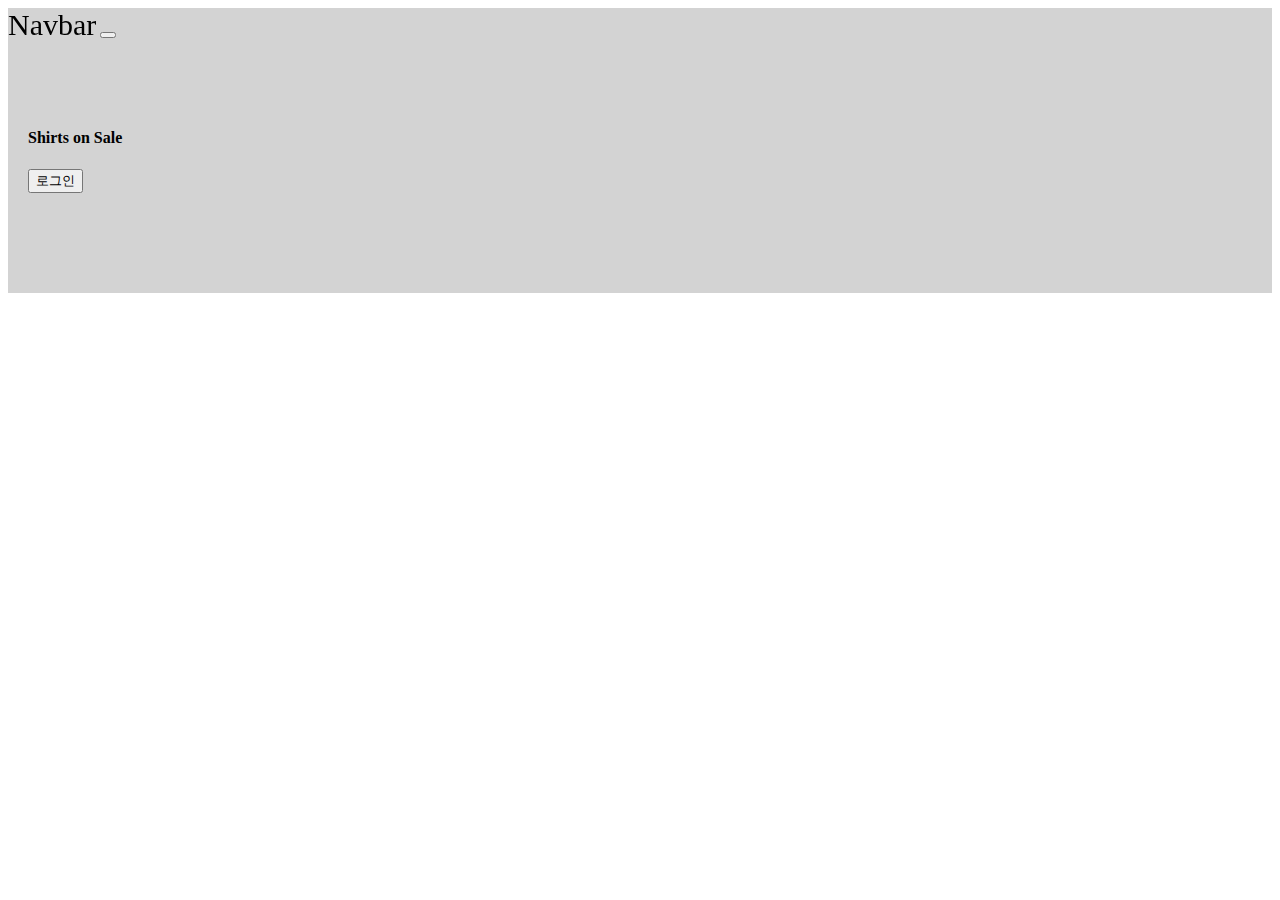
<file: index.html>
<!doctype html>
<html lang="en">
  <head>
    <meta charset="utf-8">
    <meta name="viewport" content="width=device-width, initial-scale=1">
    <title>Bootstrap demo</title>
    <link href="https://cdn.jsdelivr.net/npm/bootstrap@5.2.0-beta1/dist/css/bootstrap.min.css" rel="stylesheet" integrity="sha384-0evHe/X+R7YkIZDRvuzKMRqM+OrBnVFBL6DOitfPri4tjfHxaWutUpFmBp4vmVor" crossorigin="anonymous">
    <link href="main.css" rel="stylesheet">
    <script src="https://code.jquery.com/jquery-3.6.0.min.js" integrity="sha256-/xUj+3OJU5yExlq6GSYGSHk7tPXikynS7ogEvDej/m4=" crossorigin="anonymous"></script>
  </head>
  <body>
    <nav class="navbar navbar-light bg-light">
      <div class="container-fluid">
        <span class="navbar-brand">Navbar</span>
        <button class="navbar-toggler" type="button">
          <span class="navbar-toggler-icon"></span>
        </button>
      </div>
    </nav>
    <ul class="list-group"> <!--  클래스 탈부착식으로 개발하면 애니메이션 추가와 재사용 편리 -->
      <li class="list-group-item">An item</li>
      <li class="list-group-item">A second item</li>
      <li class="list-group-item">A third item</li>
      <li class="list-group-item">A fourth item</li>
      <li class="list-group-item">And a fifth one</li>
    </ul>
    <div class="black-bg">
      <div class="white-bg">
        <h4>로그인하세요</h4>
        <form action="success.html">
          <div class="my-3">
            <input type="text" class="form-control" id="email">
           </div>
           <div class="my-3">
             <input type="password" class="form-control">
           </div>
           <button type="submit" class="btn btn-primary" id="send">전송</button>
           <button type="button" class="btn btn-danger" id="close">닫기</button>
        </form> 
      </div>
    </div>

    <div class="main-bg">
      <h4>Shirts on Sale</h4>
      <button class="btn btn-primary" id="login">로그인</button>
    </div> 
    
    <script>
      // 전송버튼 누르면
      // input에 입력한 값이 공백이면 알림창 띄워주세요

			/* 내가 만든 답 */
      var str = document.getElementsByClassName('my-3')
      $('#send').on('click', function(){
          if(str.value == null ){
          alert('내용을 입력해주세요')
        }
      });

      // 선생님 답 (위와 동일한 결과)
      $('form').on('submit', function(){
          if(document.getElementById('email').value == '' ){
          alert('이메일을 입력해주세요')
        }
			});
        
      // 선생님 답 2
      $('form').on('submit', function(e){
          if(document.getElementById('email').value == '' ){
          alert('이메일을 입력해주세요')
          e.preventDefault(); // 폼전송도 막을 수 있다
        }
			});

      $('#login').on('click', function(){
       $('.black-bg').addClass('show-modal');
      });
      
      $('#close').on('click', function(){
        $('.black-bg').removeClass('show-modal');
      });


      // input 창에 입력할때마다 함수가 실행 (콘솔에 안녕 출력)
      document.getElementById('email').addEventListener('input', function() {
        console.log('안녕');
      });
      
      // change 이벤트는 <input>에 입력한 값이 바뀌고 포커스를 잃을 때 발생
      document.getElementById('email').addEventListener('change', function() {
        console.log('변경');
      });

      // boolean 타입
      if( true ) {  
        console.log('안녕')
      }

      // 다름을 비교하고 싶을 때  !=
      if( 1 != 2 ) {  
        console.log('안녕')
      }
      
      // 엄격한 비교는 === , 느슨한 비교는 ==
      // 아래의 경우 == 일때는 true, === 일때는 false 나온다
      if( 1 == '1' ) {      
        console.log('안녕')
      }

      // 조건 2개 이상을 동시에 비교하고 싶다면 
      // && and 둘다 참이면 전체가 참
      // || or  둘 중 하나가 참이면 전체가 참
      if( (1 == 1 && 2 == 2) && 3 == 3  ) {      
        console.log('안녕')
      }
      
      </script>
    <script src="https://cdn.jsdelivr.net/npm/bootstrap@5.2.0-beta1/dist/js/bootstrap.bundle.min.js" integrity="sha384-pprn3073KE6tl6bjs2QrFaJGz5/SUsLqktiwsUTF55Jfv3qYSDhgCecCxMW52nD2" crossorigin="anonymous"></script>
  </body>
</html>
</file>
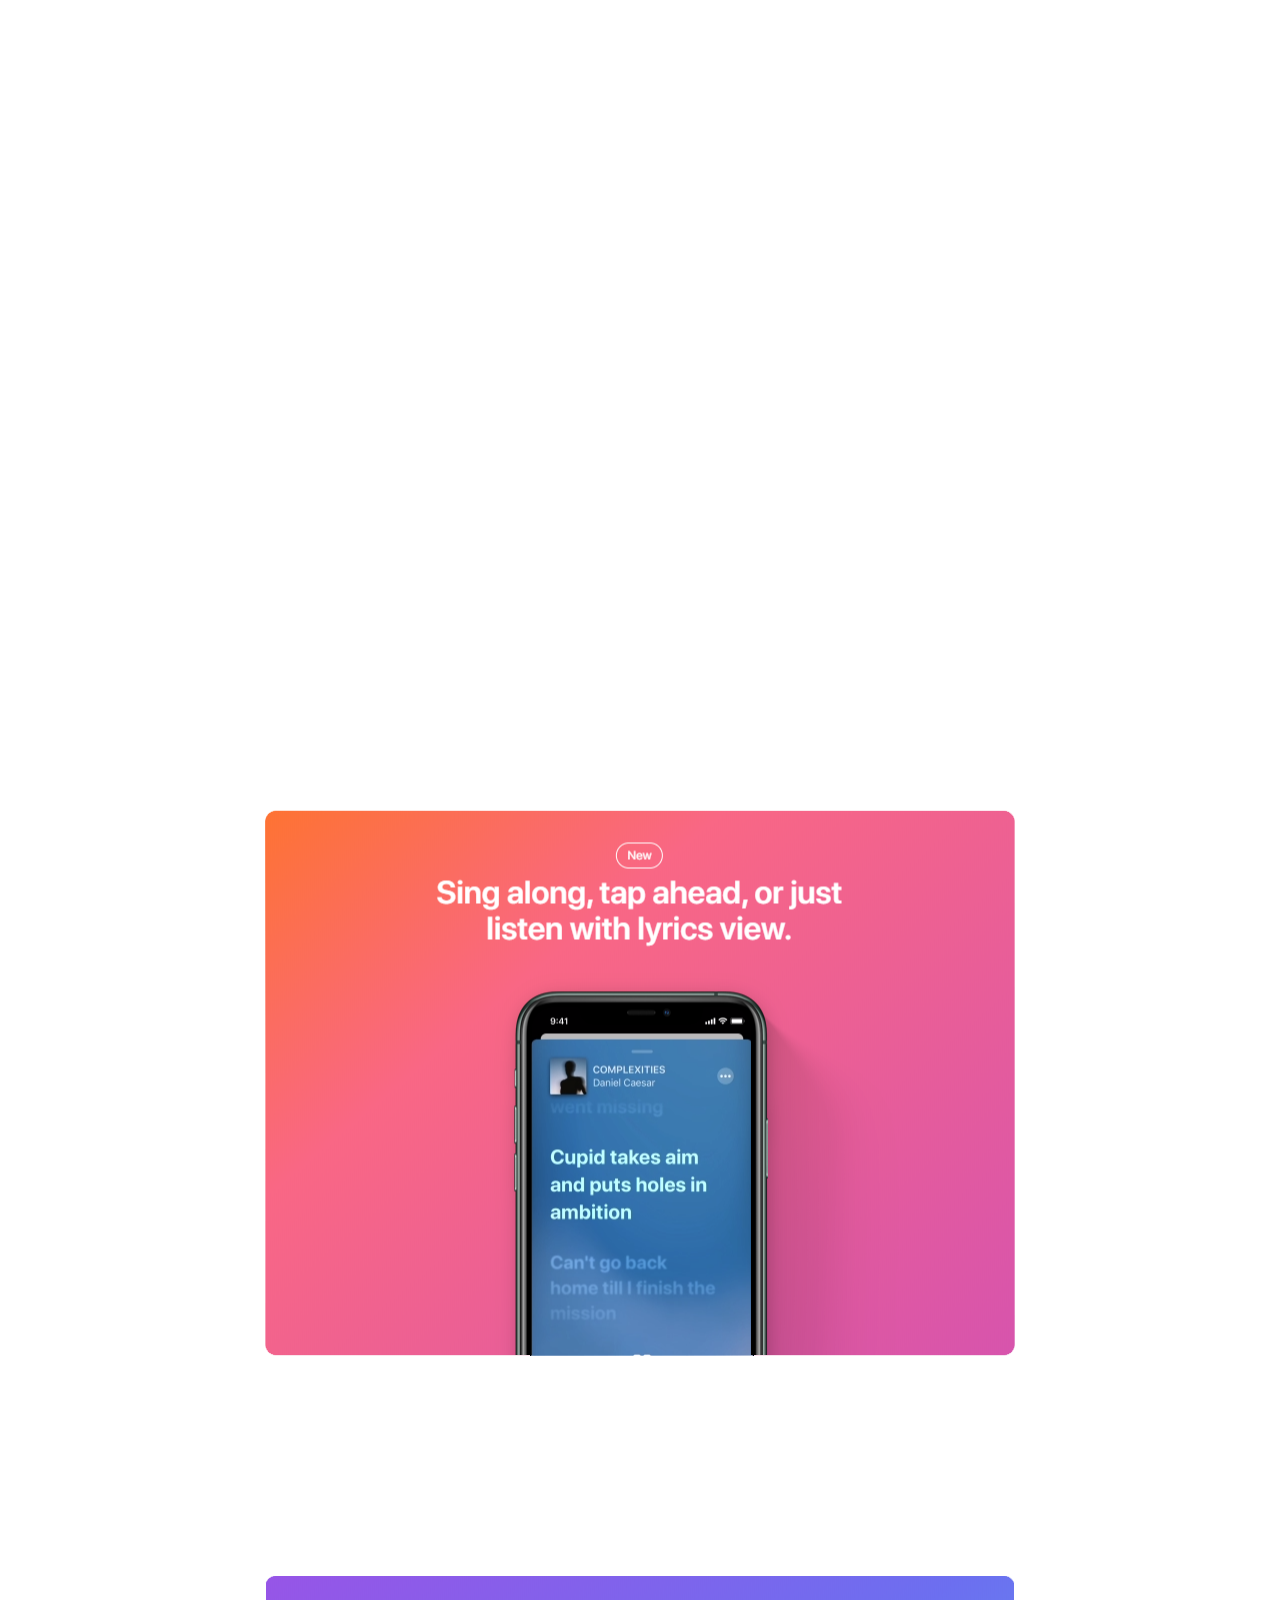
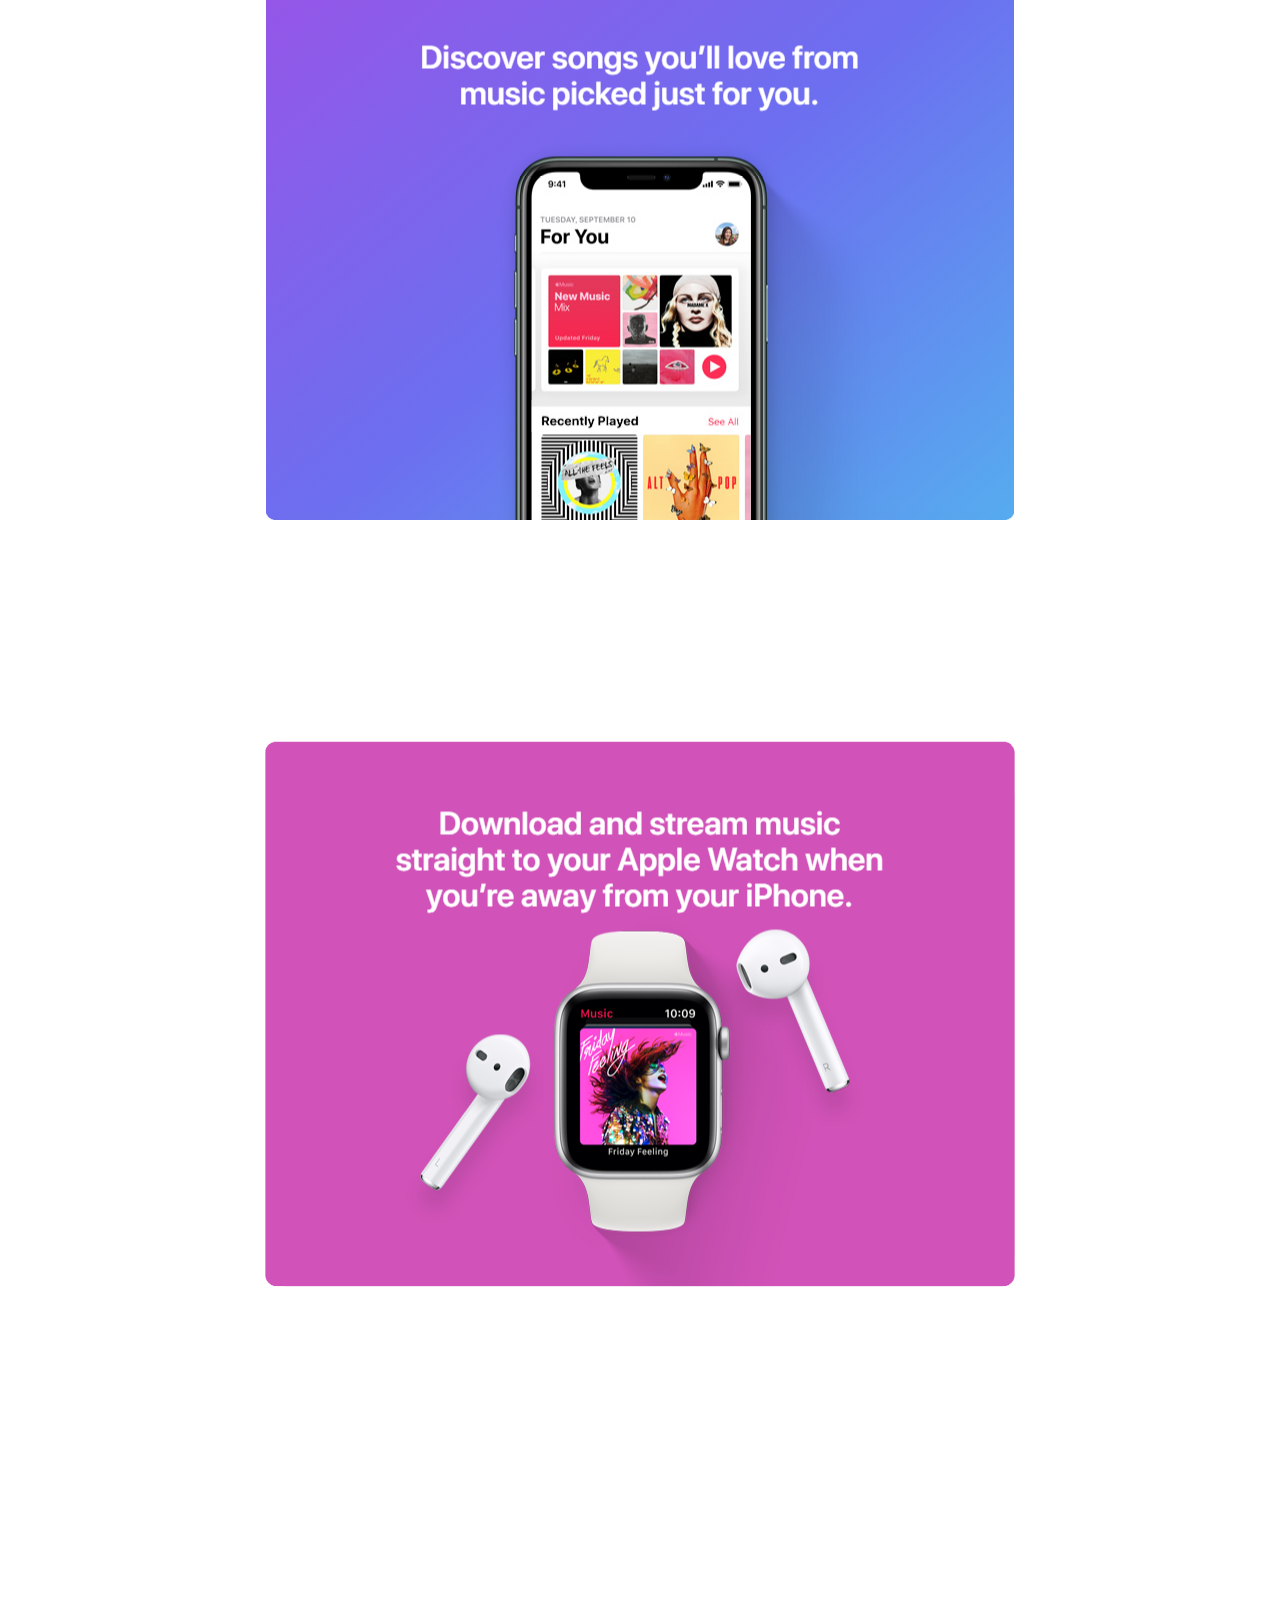
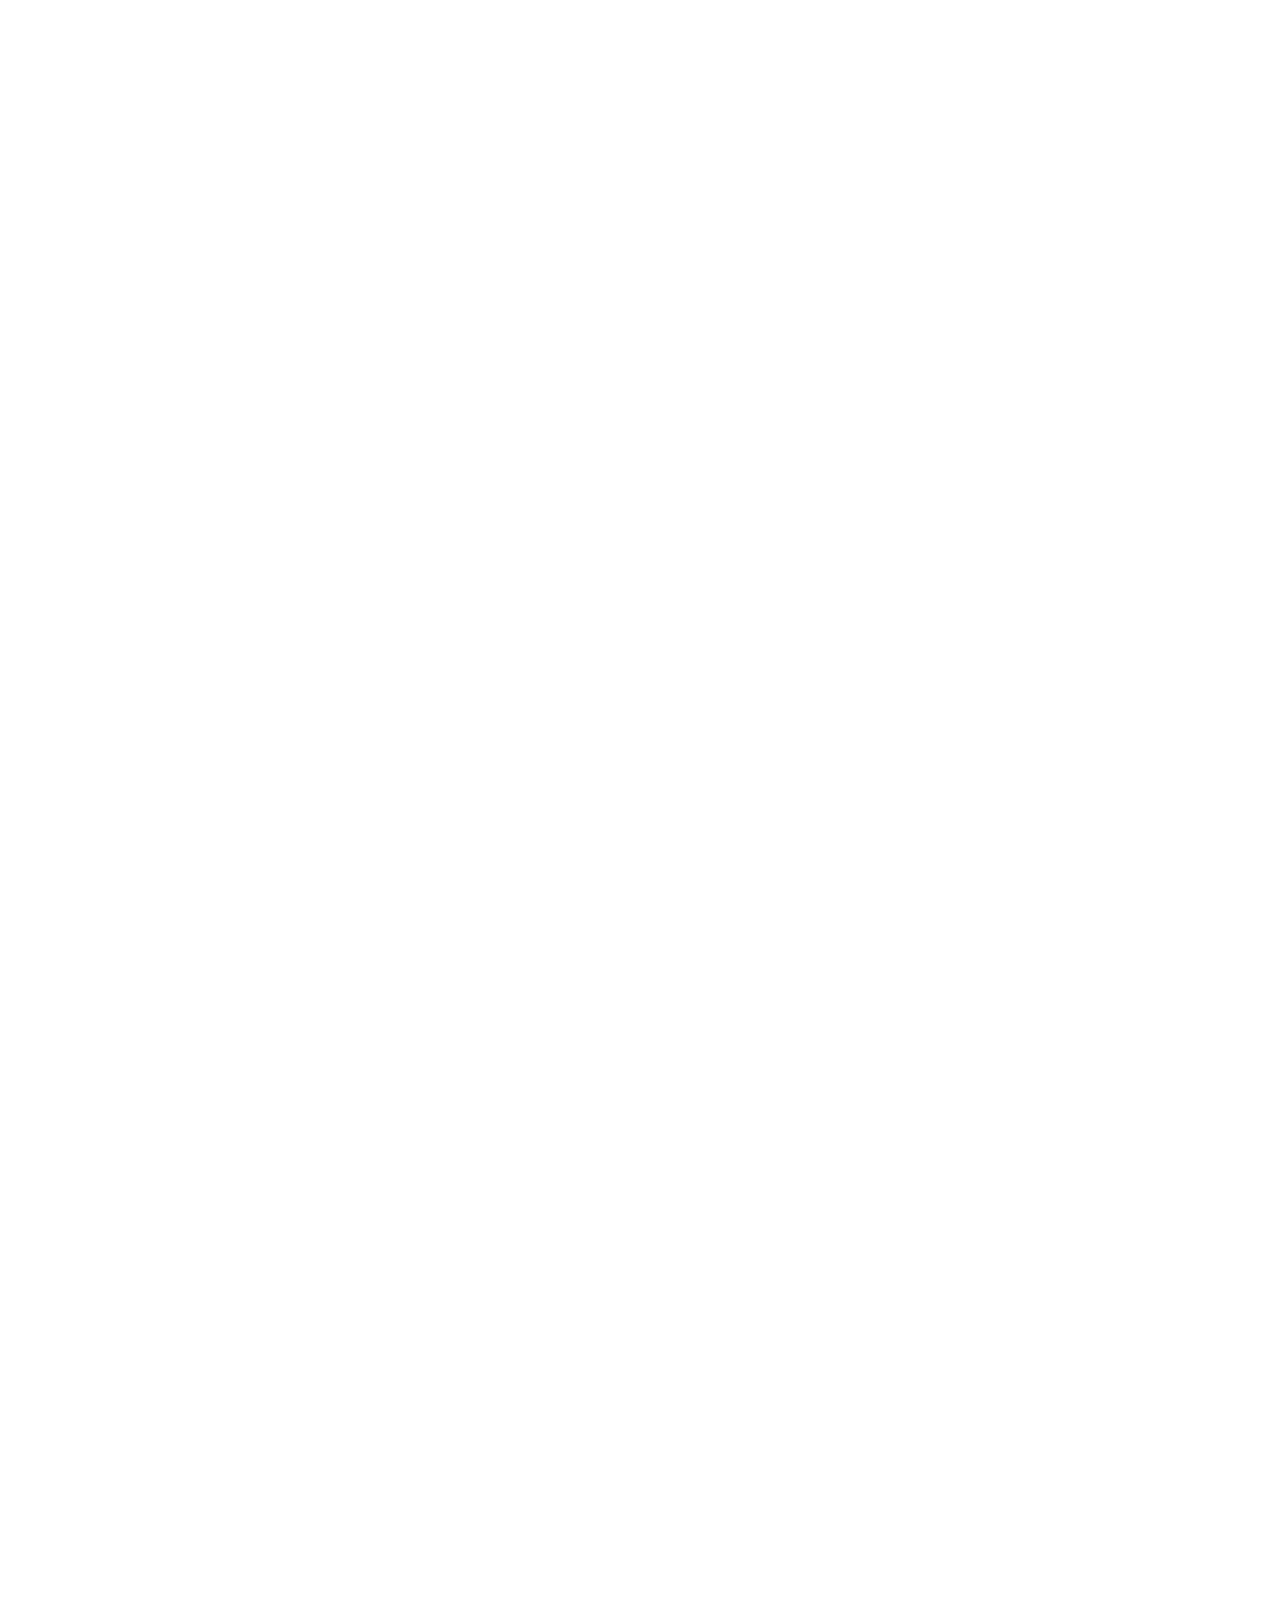
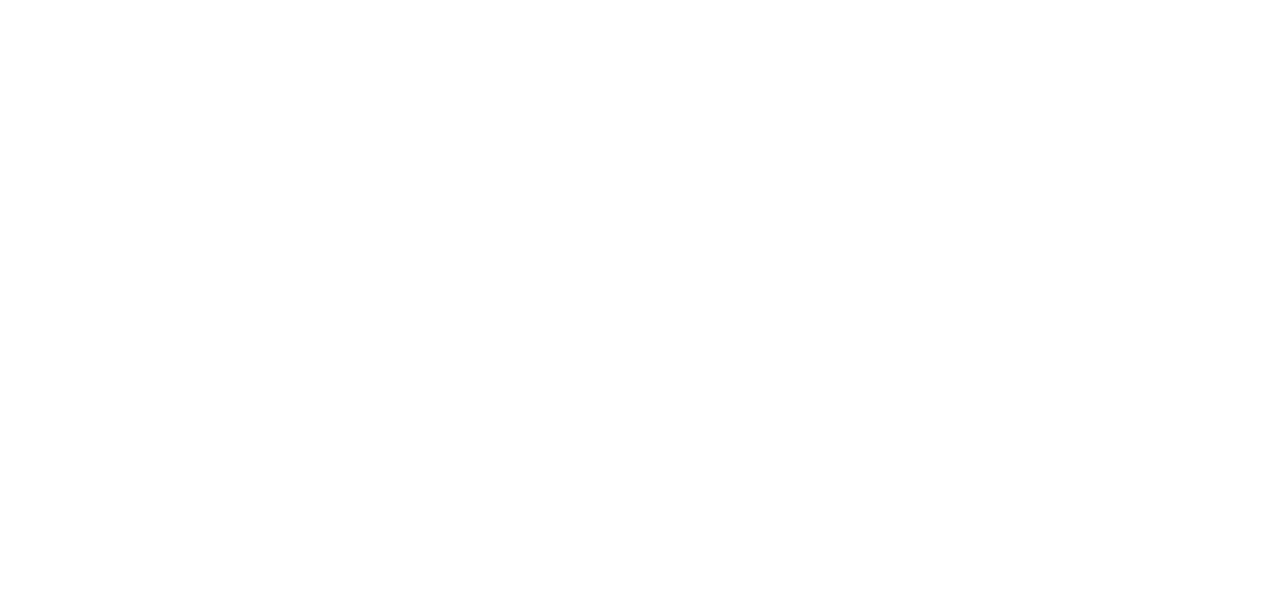
<file: card.html>
<!doctype html>
<html lang="en">
  <head>
    <meta charset="utf-8">
    <meta name="viewport" content="width=device-width, initial-scale=1">
    <title>cards</title>
    <link href="https://cdn.jsdelivr.net/npm/bootstrap@5.2.0-beta1/dist/css/bootstrap.min.css" rel="stylesheet" integrity="sha384-0evHe/X+R7YkIZDRvuzKMRqM+OrBnVFBL6DOitfPri4tjfHxaWutUpFmBp4vmVor" crossorigin="anonymous">
    <link href="main.css" rel="stylesheet">
    <script src="https://code.jquery.com/jquery-3.6.0.min.js" integrity="sha256-/xUj+3OJU5yExlq6GSYGSHk7tPXikynS7ogEvDej/m4=" crossorigin="anonymous"></script>
  </head>
  <body>
    <div class="card-background">
      <div class="card-box">
        <img src="img/card1.png" alt="">
      </div>
      <div class="card-box">
        <img src="img/card2.png" alt="">
      </div>
      <div class="card-box">
        <img src="img/card3.png" alt="">
      </div>
    </div>
    <script>
      // 스크롤 시작점과 종료점 파악하기  (650~1150)
      $(window).scroll(function(){
        var 높이 = $(window).scrollTop();
        console.log(높이);

      // 스크롤이 650~1150으로 변할때 카드의 opacity를 1~0으로 서서히 변화시키기

        // var y = a * 높이 + b; 

        // 1 = a * 650 + b;
        // 0 = a * 1150 + b;

        // a=  -1/500
        // b= 115/50

        // 서서히 카드 투명도 조정
        var y = (-1/500) * 높이 + 115/50;
        $('.card-box').eq(0).css('opacity', y);  

        // 서서히 카드 작아짐
        var z = (-1/5000) * 높이 + 565/500;
        $('.card-box').eq(0).css('transform', `scale( ${z} )`);
      });

    </script>
    <script src="https://cdn.jsdelivr.net/npm/bootstrap@5.2.0-beta1/dist/js/bootstrap.bundle.min.js" integrity="sha384-pprn3073KE6tl6bjs2QrFaJGz5/SUsLqktiwsUTF55Jfv3qYSDhgCecCxMW52nD2" crossorigin="anonymous"></script>
  </body>
</html>
</file>
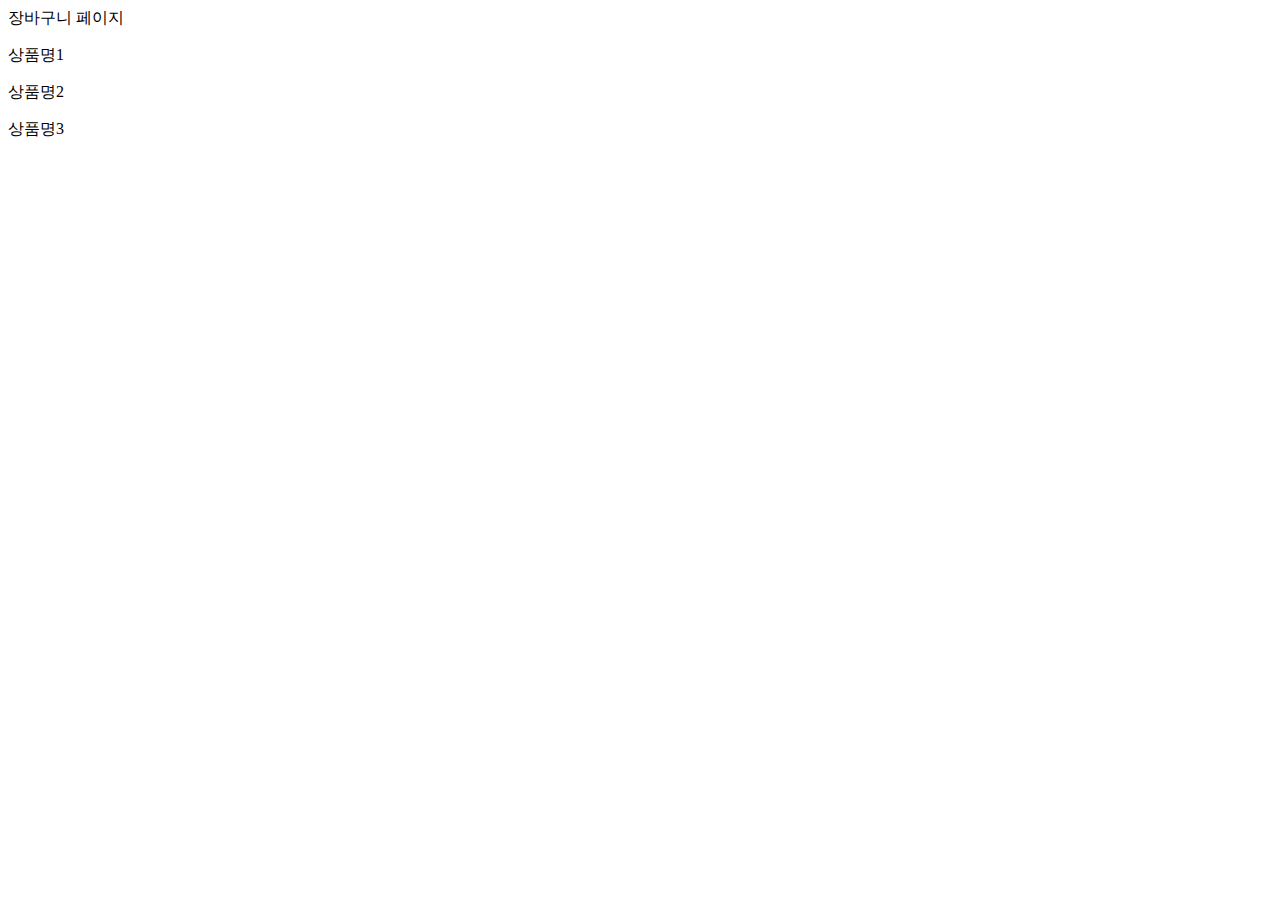
<file: cart.html>
<!doctype html>
<html lang="en">
  <head>
    <meta charset="utf-8">
    <meta name="viewport" content="width=device-width, initial-scale=1">
    <title>cards</title>
    <link href="https://cdn.jsdelivr.net/npm/bootstrap@5.2.0-beta1/dist/css/bootstrap.min.css" rel="stylesheet" integrity="sha384-0evHe/X+R7YkIZDRvuzKMRqM+OrBnVFBL6DOitfPri4tjfHxaWutUpFmBp4vmVor" crossorigin="anonymous">
    <link href="main.css" rel="stylesheet">
    <script src="https://code.jquery.com/jquery-3.6.0.min.js" integrity="sha256-/xUj+3OJU5yExlq6GSYGSHk7tPXikynS7ogEvDej/m4=" crossorigin="anonymous"></script>
  </head>
  <body>

    <div class="container">
    <div>장바구니 페이지
      <p>상품명1</p>
      <p>상품명2</p>
      <p>상품명3</p>
    </div>
    </div> 
  
    <script>
        
    </script>
    <script src="https://cdn.jsdelivr.net/npm/bootstrap@5.2.0-beta1/dist/js/bootstrap.bundle.min.js" integrity="sha384-pprn3073KE6tl6bjs2QrFaJGz5/SUsLqktiwsUTF55Jfv3qYSDhgCecCxMW52nD2" crossorigin="anonymous"></script>
  </body>
</html>
</file>
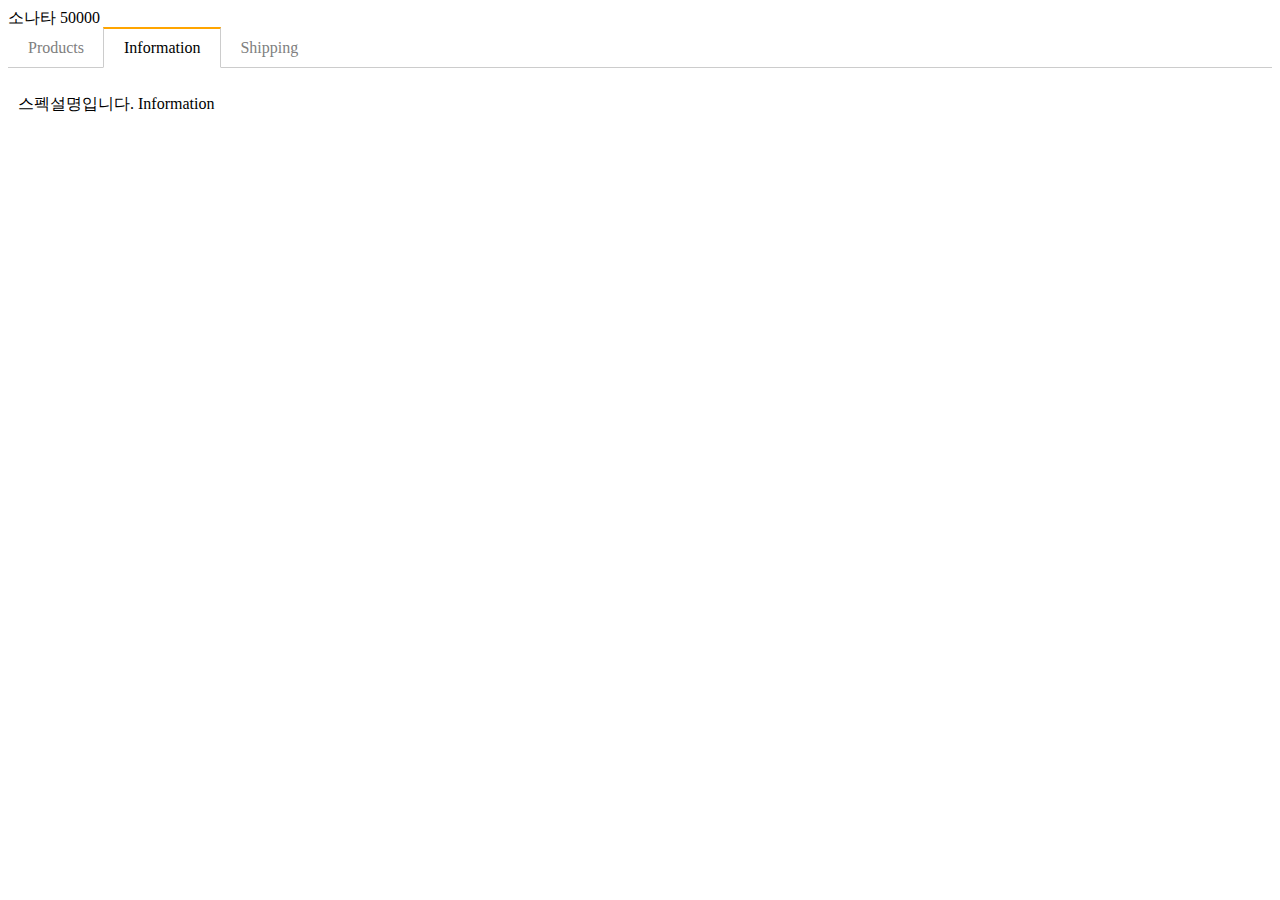
<file: detail.html>
<!doctype html>
<html lang="en">
  <head>
    <meta charset="utf-8">
    <meta name="viewport" content="width=device-width, initial-scale=1">
    <title>tab function</title>
    <link href="https://cdn.jsdelivr.net/npm/bootstrap@5.2.0-beta1/dist/css/bootstrap.min.css" rel="stylesheet" integrity="sha384-0evHe/X+R7YkIZDRvuzKMRqM+OrBnVFBL6DOitfPri4tjfHxaWutUpFmBp4vmVor" crossorigin="anonymous">
    <link href="main.css" rel="stylesheet">
    <script src="https://code.jquery.com/jquery-3.6.0.min.js" integrity="sha256-/xUj+3OJU5yExlq6GSYGSHk7tPXikynS7ogEvDej/m4=" crossorigin="anonymous"></script>
  </head>
  <body>
  <div class="container mt-3">
    <div class="card p-3">
      <span class="car-title">상품명</span>
      <span class="car-price">가격</span>
    </div>
  </div>
    <div class="container mt-5">
      <ul class="list">
        <li class="tab-button">Products</li>
        <li class="tab-button orange">Information</li>
        <li class="tab-button">Shipping</li>
      </ul>
      <div class="tab-content">
        <p>상품설명입니다. Product</p>
      </div>
      <div class="tab-content show">
        <p>스펙설명입니다. Information</p>
      </div>
      <div class="tab-content">
        <p>배송정보입니다. Shipping</p>
      </div>
    </div> 

    <script src="tab.js"></script>
    <script src="https://cdn.jsdelivr.net/npm/bootstrap@5.2.0-beta1/dist/js/bootstrap.bundle.min.js" integrity="sha384-pprn3073KE6tl6bjs2QrFaJGz5/SUsLqktiwsUTF55Jfv3qYSDhgCecCxMW52nD2" crossorigin="anonymous"></script>
  </body>
</html>
</file>
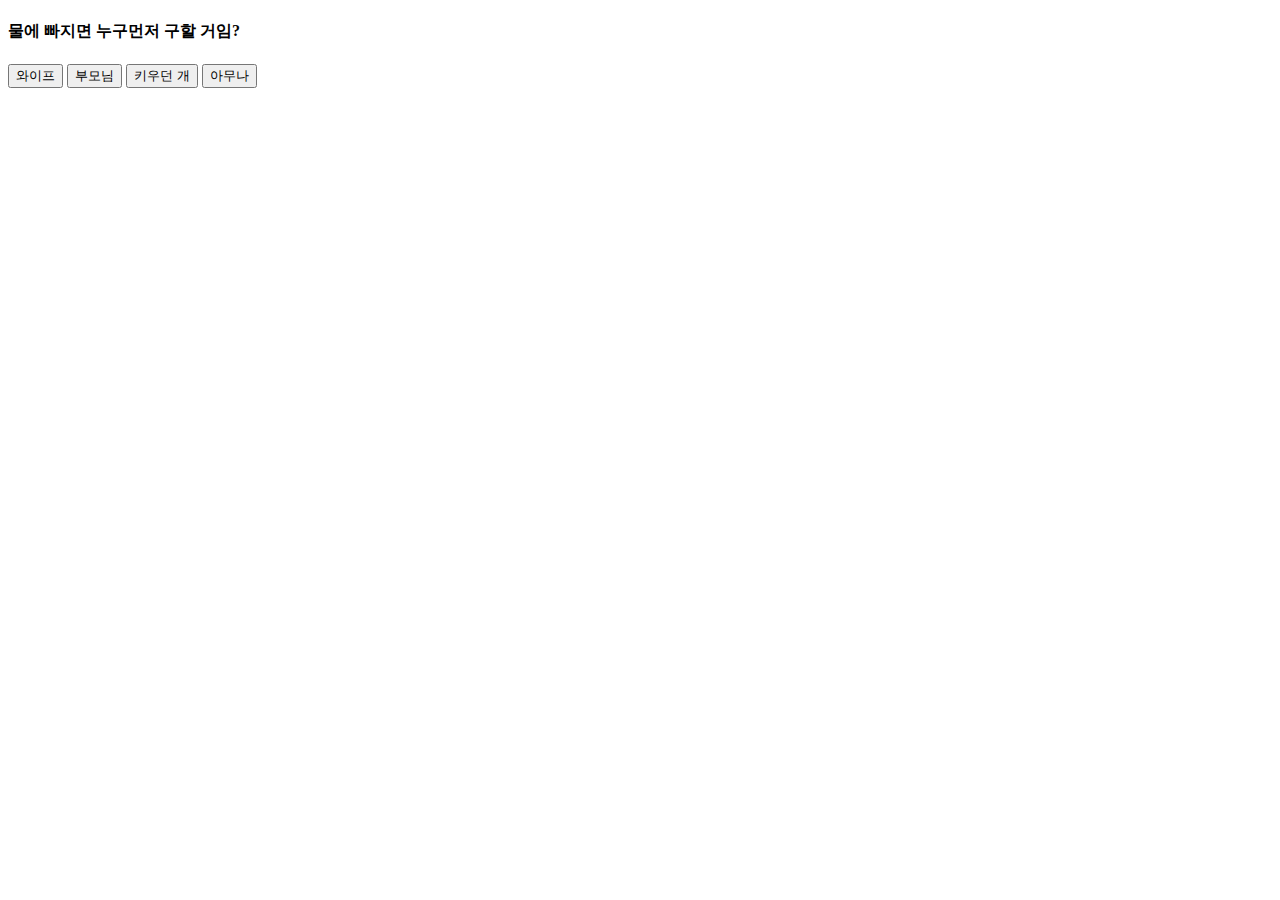
<file: game.html>
<!doctype html>
<html lang="en">
  <head>
    <meta charset="utf-8">
    <meta name="viewport" content="width=device-width, initial-scale=1">
    <title>Bootstrap demo</title>
    <link href="https://cdn.jsdelivr.net/npm/bootstrap@5.2.0-beta1/dist/css/bootstrap.min.css" rel="stylesheet" integrity="sha384-0evHe/X+R7YkIZDRvuzKMRqM+OrBnVFBL6DOitfPri4tjfHxaWutUpFmBp4vmVor" crossorigin="anonymous">
    <link href="main.css" rel="stylesheet">
    <script src="https://code.jquery.com/jquery-3.6.0.min.js" integrity="sha256-/xUj+3OJU5yExlq6GSYGSHk7tPXikynS7ogEvDej/m4=" crossorigin="anonymous"></script>
  </head>
  <body>
    <div id="quiz">
    <h4>물에 빠지면 누구먼저 구할 거임?</h4>
    <button>와이프</button>
    <button>부모님</button>
    <button>키우던 개</button>
    <button>아무나</button>
  </div>
  </body>

<script>

    document.querySelector('#quiz').addEventListener('click', function(e){
      switch (e.target.innerHTML) {
        case '와이프' :
          alert('와이프가 가장 중요하군요');
          break;
  
        case '부모님' :
          alert('효자네');
        break;

        case '키우던 개' :
          alert('개만도 못한 와이프냐');
        break;
  
        default:
          alert('아무것도 해당안됨');
      }
    });
</script>
<script src="https://cdn.jsdelivr.net/npm/bootstrap@5.2.0-beta1/dist/js/bootstrap.bundle.min.js" integrity="sha384-pprn3073KE6tl6bjs2QrFaJGz5/SUsLqktiwsUTF55Jfv3qYSDhgCecCxMW52nD2" crossorigin="anonymous"></script>
</body>
</html>
</file>
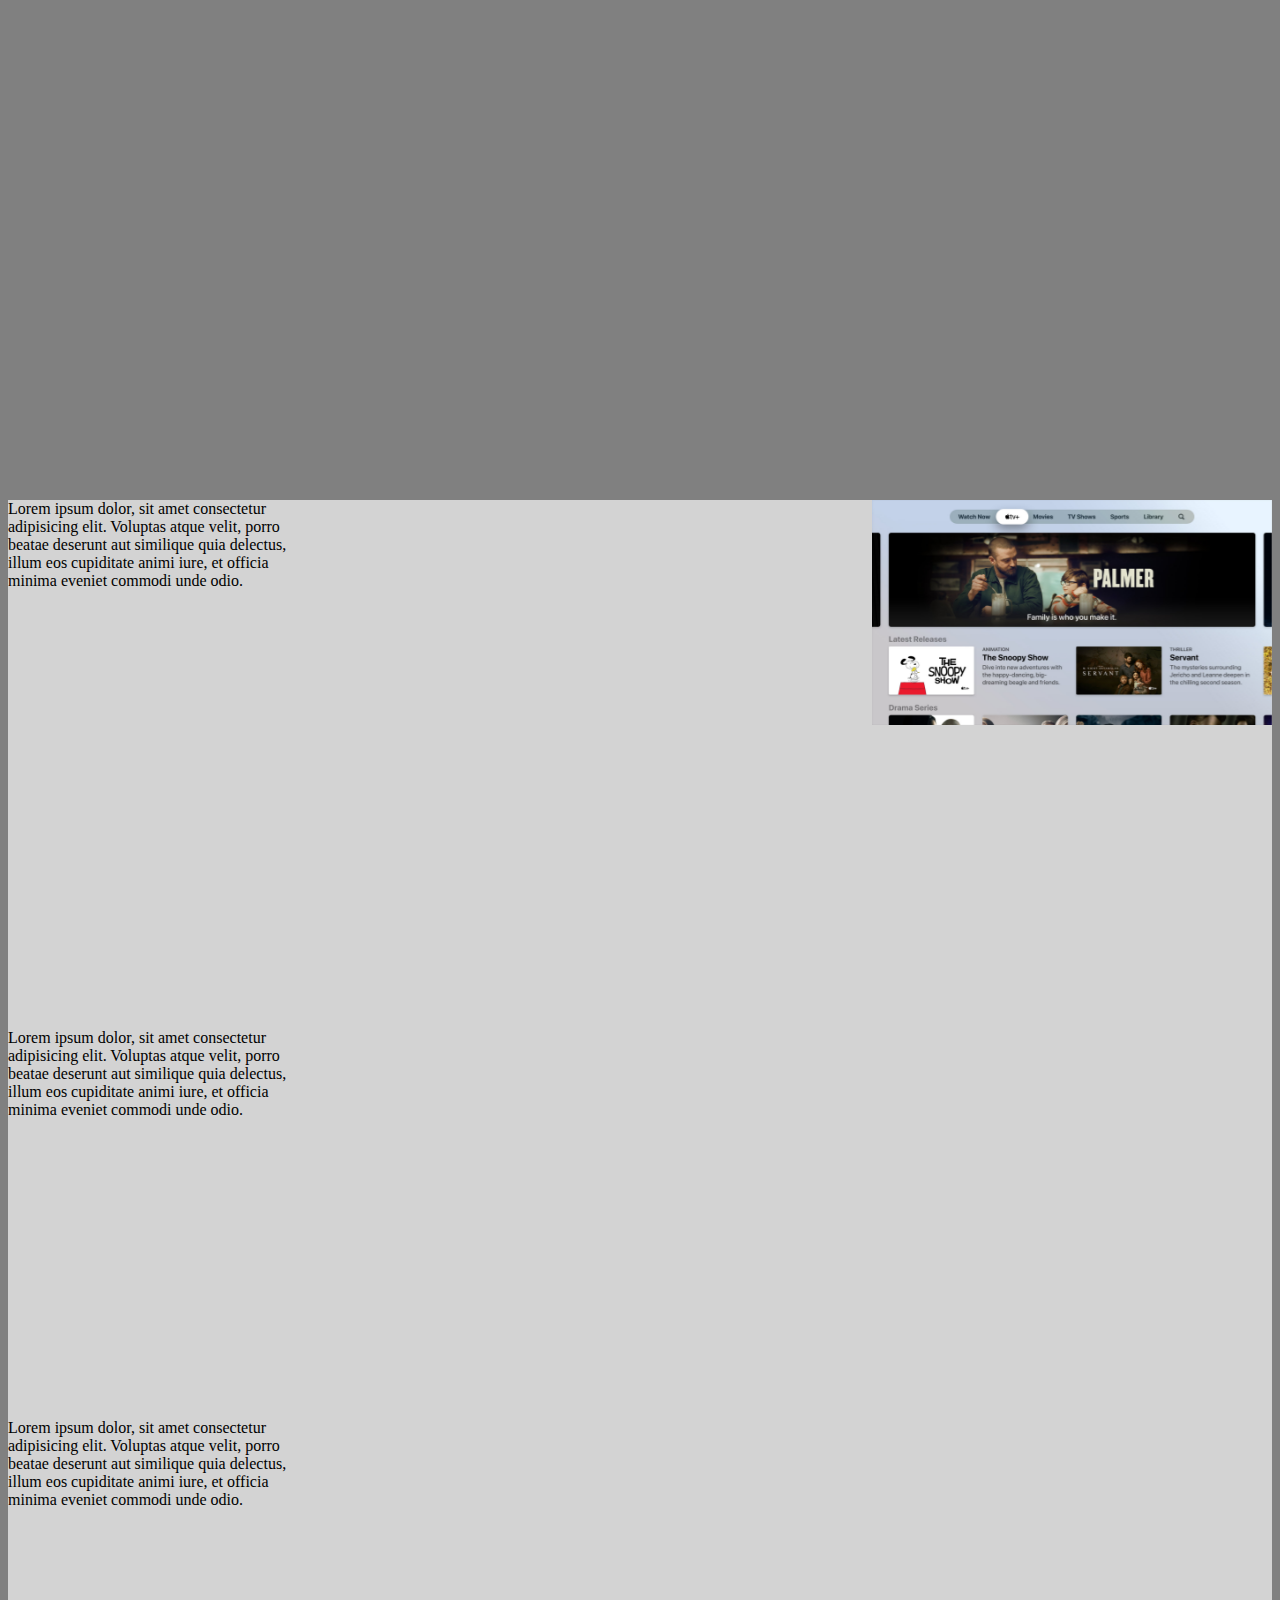
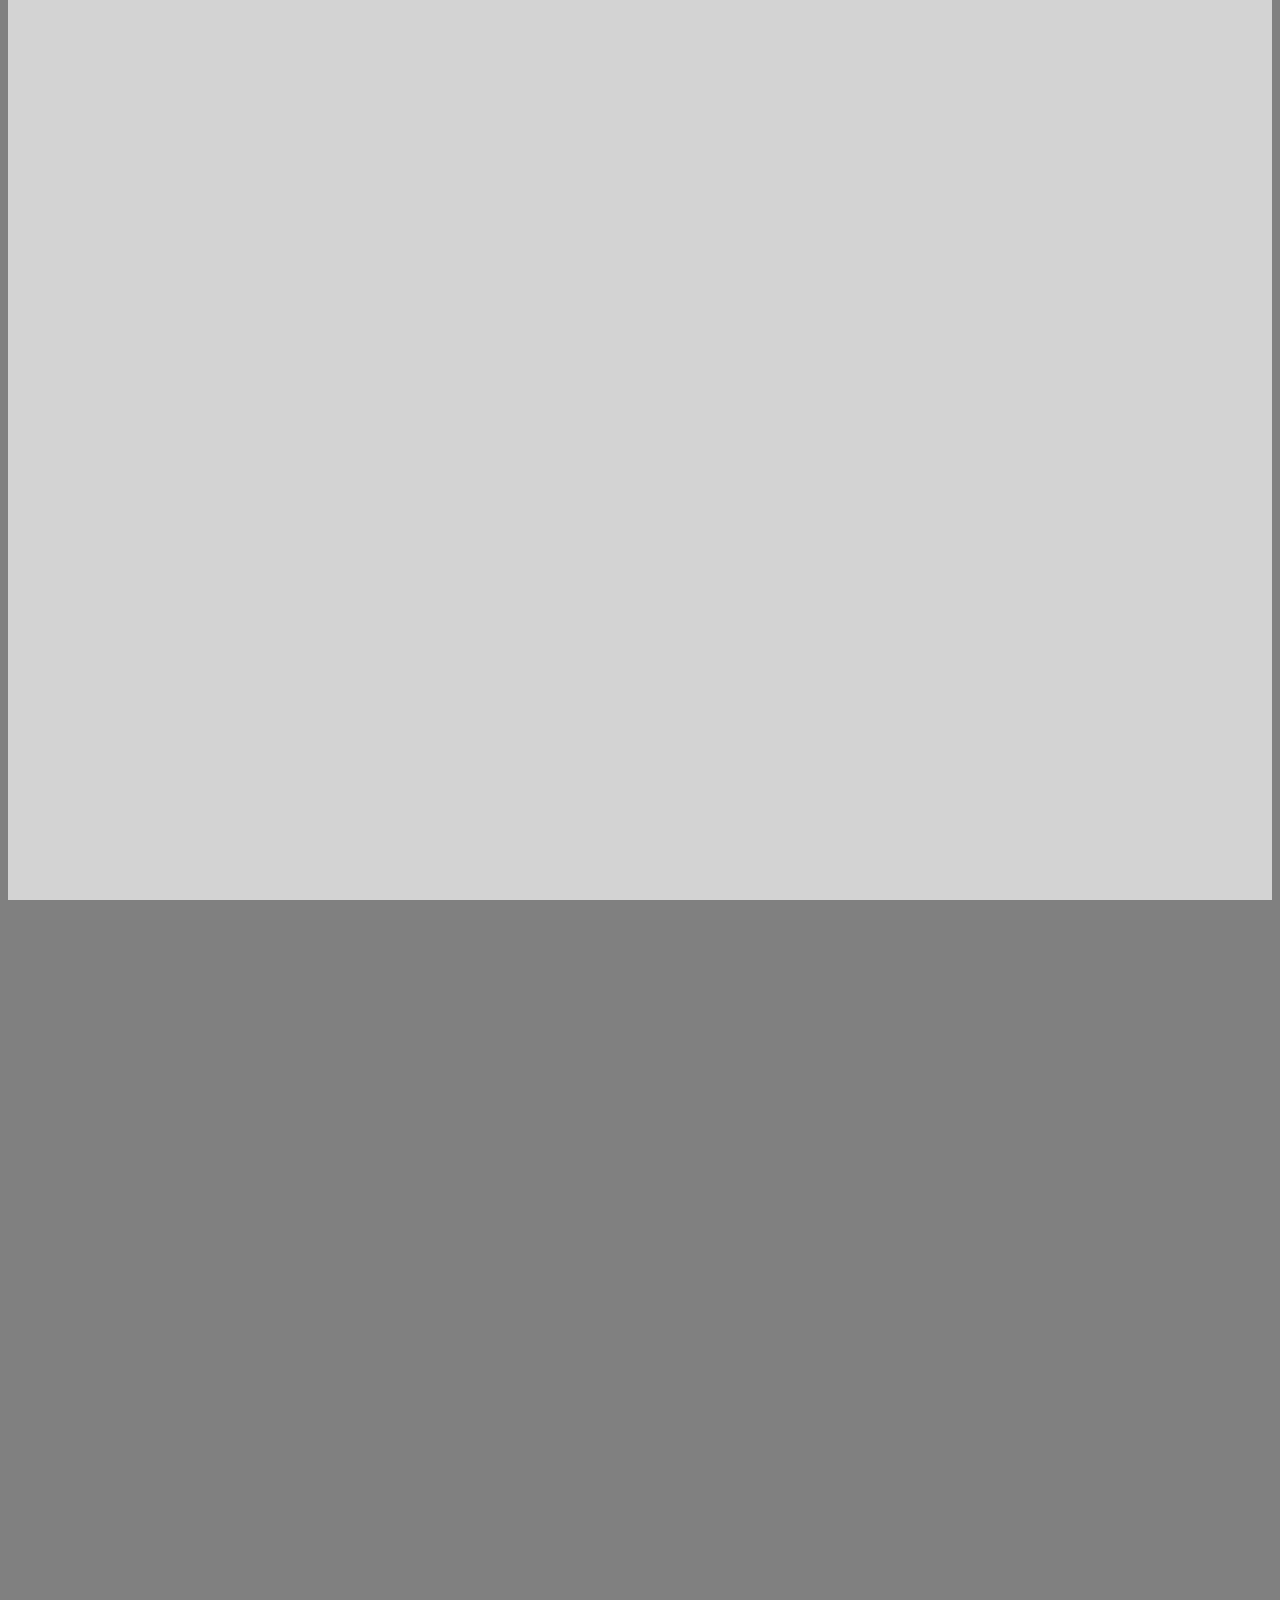
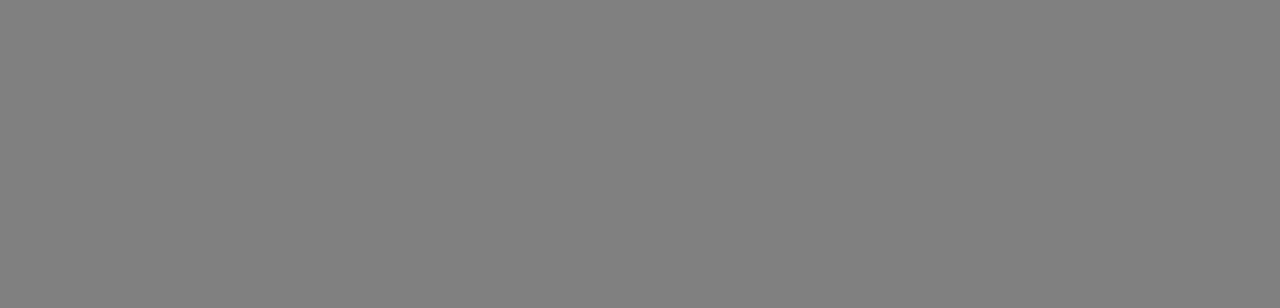
<file: grid.html>
<!doctype html>
<html lang="en">
  <head>
    <meta charset="utf-8">
    <meta name="viewport" content="width=device-width, initial-scale=1">
    <title>cards</title>
    <link href="https://cdn.jsdelivr.net/npm/bootstrap@5.2.0-beta1/dist/css/bootstrap.min.css" rel="stylesheet" integrity="sha384-0evHe/X+R7YkIZDRvuzKMRqM+OrBnVFBL6DOitfPri4tjfHxaWutUpFmBp4vmVor" crossorigin="anonymous">
    <link href="main.css" rel="stylesheet">
    <script src="https://code.jquery.com/jquery-3.6.0.min.js" integrity="sha256-/xUj+3OJU5yExlq6GSYGSHk7tPXikynS7ogEvDej/m4=" crossorigin="anonymous"></script>
  </head>
  <body style="background: grey; height: 3000px;">
  <div class="grey">
    <div class="image">
      <img src="img/appletv.jpg" width="100%">
    </div>
    <div class="text">
      Lorem ipsum dolor, sit amet consectetur adipisicing elit. 
      Voluptas atque velit, porro beatae deserunt aut similique quia delectus, 
      illum eos cupiditate animi iure, 
      et officia minima eveniet commodi unde odio.
    </div>
    <div style="clear: both;"></div>
    <div class="text" style="margin-top: 300px;">
      Lorem ipsum dolor, sit amet consectetur adipisicing elit. 
      Voluptas atque velit, porro beatae deserunt aut similique quia delectus, 
      illum eos cupiditate animi iure, 
      et officia minima eveniet commodi unde odio.
    </div>
    <div style="clear: both;"></div>
    <div class="text" style="margin-top: 300px;">
      Lorem ipsum dolor, sit amet consectetur adipisicing elit. 
      Voluptas atque velit, porro beatae deserunt aut similique quia delectus, 
      illum eos cupiditate animi iure, 
      et officia minima eveniet commodi unde odio.
    </div>
  </div>
    <script src="https://cdn.jsdelivr.net/npm/bootstrap@5.2.0-beta1/dist/js/bootstrap.bundle.min.js" integrity="sha384-pprn3073KE6tl6bjs2QrFaJGz5/SUsLqktiwsUTF55Jfv3qYSDhgCecCxMW52nD2" crossorigin="anonymous"></script>
  </body>
</html>
</file>
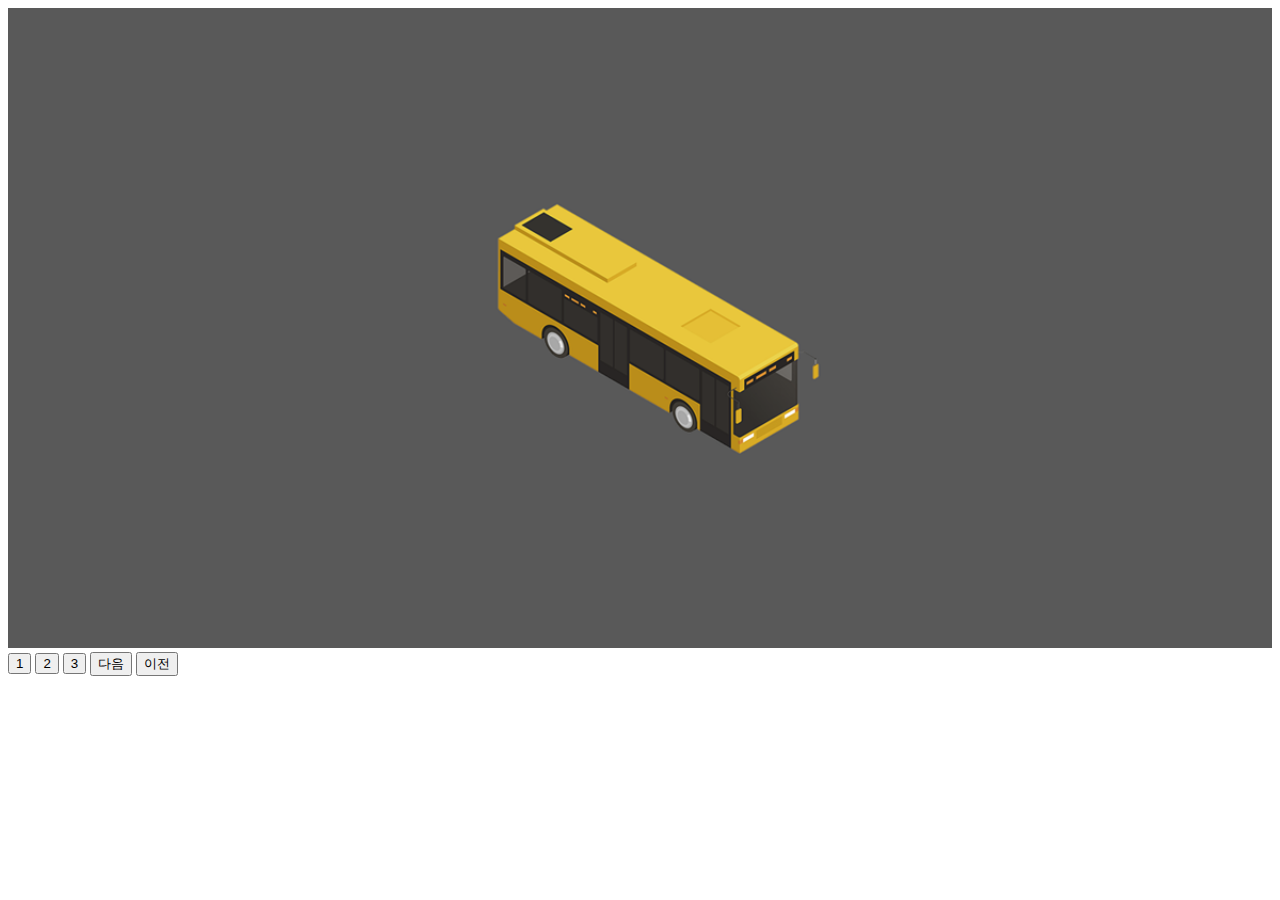
<file: slide.html>
<!doctype html>
<html lang="en">
  <head>
    <meta charset="utf-8">
    <meta name="viewport" content="width=device-width, initial-scale=1">
    <title>Bootstrap demo</title>
    <link href="https://cdn.jsdelivr.net/npm/bootstrap@5.2.0-beta1/dist/css/bootstrap.min.css" rel="stylesheet" integrity="sha384-0evHe/X+R7YkIZDRvuzKMRqM+OrBnVFBL6DOitfPri4tjfHxaWutUpFmBp4vmVor" crossorigin="anonymous">
    <link href="main.css" rel="stylesheet">
    <script src="https://code.jquery.com/jquery-3.6.0.min.js" integrity="sha256-/xUj+3OJU5yExlq6GSYGSHk7tPXikynS7ogEvDej/m4=" crossorigin="anonymous"></script>
  </head>
  <body>
    <div style="overflow: hidden">
      <div class="slide-container">
        <div class="slide-box">
          <img src="img/car1.png">
        </div>
        <div class="slide-box">
          <img src="img/car2.png">
        </div>
        <div class="slide-box">
          <img src="img/car3.png">
        </div>
      </div>
   </div> 
   <button class="slide-1">1</button>
   <button class="slide-2">2</button>
   <button class="slide-3">3</button>
   <button class="next">다음</button>
   <button class="before">이전</button>
  </body>
<script>

// 기능1. 내가 드래그한 거리만큼 '박스'도 왼쪽으로 움직임
var 시작좌표 = 0;
var 눌렀냐 = false;
// 마우스 눌렀을때 작동하도록
$('.slide-box').eq(0).on('mousedown', function(e){
 시작좌표 =  e.clientX;
 눌렀냐 = true;
});

// 마우스를 뗐을때는 작동안하게
// 100이상 움직이면 두번째 사진, 100이하 움직이면 첫번째 사진
// 슬라이드 이동 후 0.5초 지나면 transition 반응 안하게
$('.slide-box').eq(0).on('mouseup', function(e){
 눌렀냐 = false;
 if(e.clientX - 시작좌표 < -100) {
  $('.slide-container').css('transition', 'all 0.5s').css('transform', 'translateX(-100vw)');
 } else {
  $('.slide-container').css('transition', 'all 0.5s').css('transform', 'translateX(0vw)');
 }
 setTimeout(()=> {
  $('.slide-container').css('transition', 'none')
 }, 500)
});

// 마우스를 움직일때 움직인 거리만큼 이동
$('.slide-box').eq(0).on('mousemove', function(e){
  if (눌렀냐 == true){
 $('.slide-container').css('transform', `translateX(${e.clientX - 시작좌표}px)`)
  }
});

$('.slide-box').eq(0).on('mousedown', function(){
  console.log(1);
});

// 현재 마우스 x좌표 구하기
$('.slide-box').eq(0).on('mousemove', function(e){
  console.log(e.clientX);
});

//mousedown으로도 구할 수 있다. 
$('.slide-box').eq(0).on('mousedown', function(e){
  console.log(e.clientY);
});



// 모바일 터치시  // Hammer.js라이브러리 쓰면 편하다
$('.slide-box').eq(0).on('touchstart', function(e){
 시작좌표 =  e.touches[0].clientX;
 눌렀냐 = true;
});

$('.slide-box').eq(0).on('touchend', function(e){
 눌렀냐 = false;
 if(e.changedTouches[0].clientX - 시작좌표 < -100) {
  $('.slide-container').css('transition', 'all 0.5s').css('transform', 'translateX(-100vw)');
 } else {
  $('.slide-container').css('transition', 'all 0.5s').css('transform', 'translateX(0vw)');
 }
 setTimeout(()=> {
  $('.slide-container').css('transition', 'none')
 }, 500)
});

// 마우스를 움직일때 움직인 거리만큼 이동
$('.slide-box').eq(0).on('touchmove', function(e){
  if (눌렀냐 == true){
 $('.slide-container').css('transform', `translateX(${e.touches[0].clientX - 시작좌표}px)`)
  }
});

/**********************************************************************/

  // carousel 만들기
  $('.slide-1').on('click', function(){
        $('.slide-container').css('transform', 'translateX(0vw)'); 
      });

      $('.slide-2').on('click', function(){
        $('.slide-container').css('transform', 'translateX(-100vw)'); /* margin-left보다 부드러움 */
      });
      // 자바스크립트 구현시 -> document.querySelector('.slide-container').style.transform = 'translateX(-100vw)'

      $('.slide-3').on('click', function(){
        $('.slide-container').css('transform', 'translateX(-200vw)'); 
      });

      // 다음버튼
      var nowView = 1;
      $('.next').on('click', function(){
        if (nowView == 1) {
         $('.slide-container').css('transform', 'translateX(-100vw)');
         nowView += 1;
        } else if (nowView == 2) {
          $('.slide-container').css('transform', 'translateX(-200vw)');
          nowView += 1;
        } else if (nowView == 3) {
          $('.slide-container').css('transform', 'translateX(-0vw)');
          nowView = 1;
        }
      });

      // 이전버튼
      $('.before').on('click', function(){
        if (nowView == 1) {
         $('.slide-container').css('transform', 'translateX(-200vw)');
         nowView = 3;
        } else if (nowView == 2) {
          $('.slide-container').css('transform', 'translateX(0vw)');
          nowView -= 1;
        } else if (nowView == 3) {
          $('.slide-container').css('transform', 'translateX(-100vw)');
          nowView -= 1;
        }
      });


</script>
<script src="https://cdn.jsdelivr.net/npm/bootstrap@5.2.0-beta1/dist/js/bootstrap.bundle.min.js" integrity="sha384-pprn3073KE6tl6bjs2QrFaJGz5/SUsLqktiwsUTF55Jfv3qYSDhgCecCxMW52nD2" crossorigin="anonymous"></script>
</body>
</html>
</file>
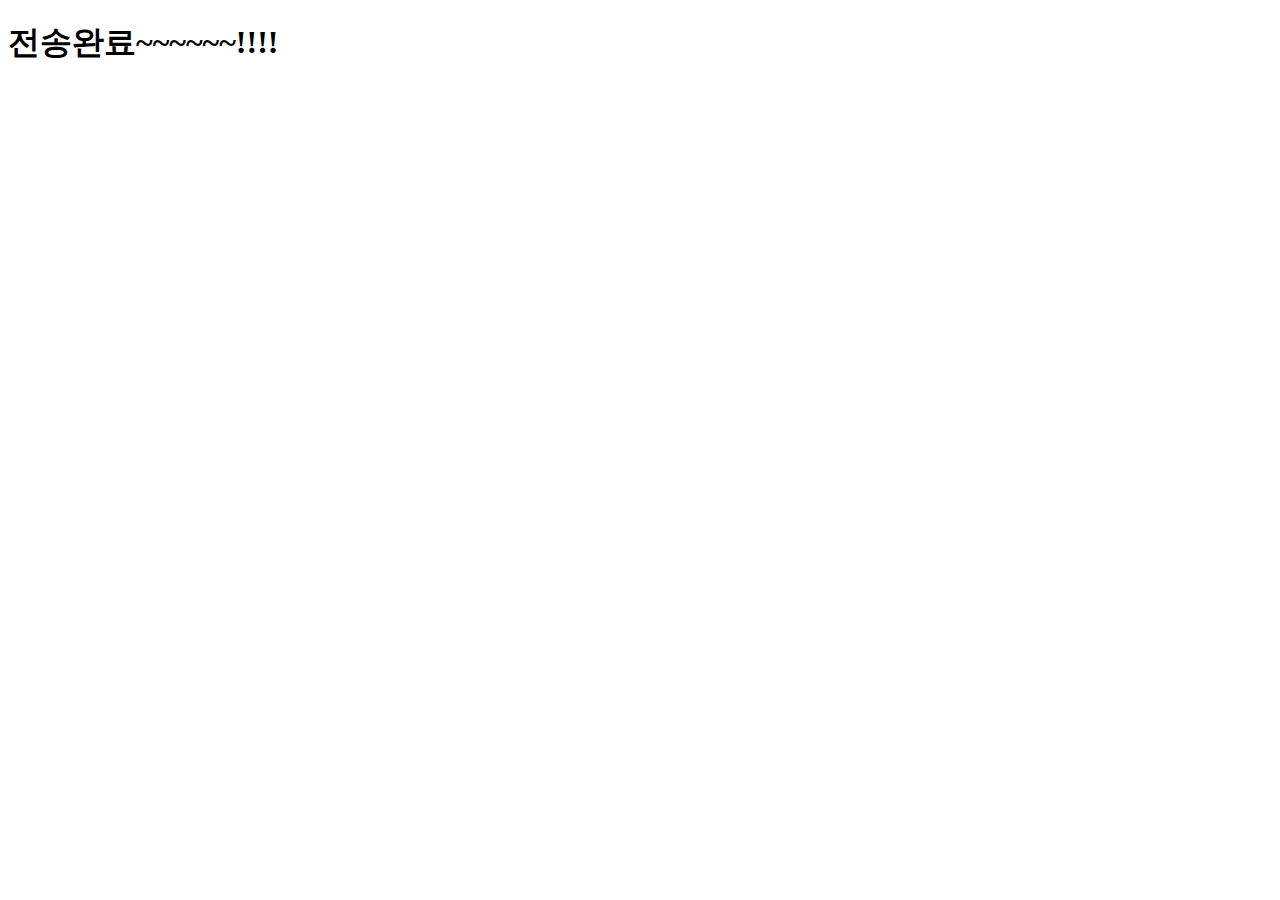
<file: success.html>
<!DOCTYPE html>
<html lang="en">
<head>
  <meta charset="UTF-8">
  <meta http-equiv="X-UA-Compatible" content="IE=edge">
  <meta name="viewport" content="width=device-width, initial-scale=1.0">
  <title>Document</title>
</head>
<body>
  <h1>전송완료~~~~~~!!!!</h1>
</body>
</html>
</file>
<file: main.css>
.alert-box {
  background-color: skyblue;
  padding: 20px;
  color: white;
  border-radius: 5px;
  display: none; /* 숨기고 싶을 때// 보여주고 싶을 때는 display: block */
}

.list-group {
  display: none;
}

/* css는 하단에 적을수록 우선적용 */
.show {
  display: block;
}


.black-bg {
  width : 100%;
  height : 100%;
  position : fixed;
  background : rgba(0,0,0,0.5);
  z-index : 5;
  padding: 30px;
  visibility: hidden;
  opacity: 0;
  transition: all 1s;
}

.white-bg {
  background: white;
  border-radius: 5px;
  padding: 30px;
} 

.show-modal {
  visibility: visible;
  opacity: 1;
}

.main-bg {
  padding: 100px 20px;
  background: lightgray;
}

.dark {
  background-color: black;
  color: white;
}

.slide-container {
  width: 300vw;
  /* transition: all 1s; */
}
.slide-box {
  width: 100vw;
  float: left;
}
.slide-box img {
  width: 100%;
  -webkit-user-drag :none;
} 

.navbar {
  position: fixed; /* 상단고정 */
  width: 100%;
  z-index: 5; /* 앞으로 뒤로 보내기 기능 */
}

.navbar-brand {
  font-size: 30px;
  transition: all 1s;
}

/* 탭 디자인 */

ul.list {
  list-style-type: none;
  margin: 0;
  padding: 0;
  border-bottom: 1px solid #ccc;
}
ul.list::after {
  content: '';
  display: block;
  clear: both;
}
.tab-button {
  display: block;
  padding: 10px 20px 10px 20px;
  float: left;
  margin-right: -1px;
  margin-bottom: -1px;
  color: grey;
  text-decoration: none;
  cursor: pointer;
}
.orange {
  border-top: 2px solid orange;
  border-right: 1px solid #ccc;
  border-bottom: 1px solid white;
  border-left: 1px solid #ccc;
  color: black;
  margin-top: -2px;
}
.tab-content {
  display: none;
  padding: 10px;
}
.show {
  display: block;
}

.size {
  display: none;
}

/* 움직이는 tv 만들기 */

.grey {
  background: lightgrey;
  height: 2000px;
  margin-top: 500px;
}

/* position: sticky => 조건부 fixed, 부모박스 넘어서면 해제 */
.image {
  float: right;
  width: 400px;
  position: sticky;
  top: 100px;
}
.text {
  float: left;
  width: 300px;
}

/* 스크롤 위치에 따라 변하는 카드 애니메이션 */

.card-background {
  height: 3000px;
  margin-top: 800px;
  margin-bottom: 1600px;
}

.card-box img {
  display: block;
  margin: auto;
  max-width: 80%;
}

.card-box {
  position: sticky;
  top: 400px;
  margin-top: 200px;
  transition: all 0.2s;
}
</file>
